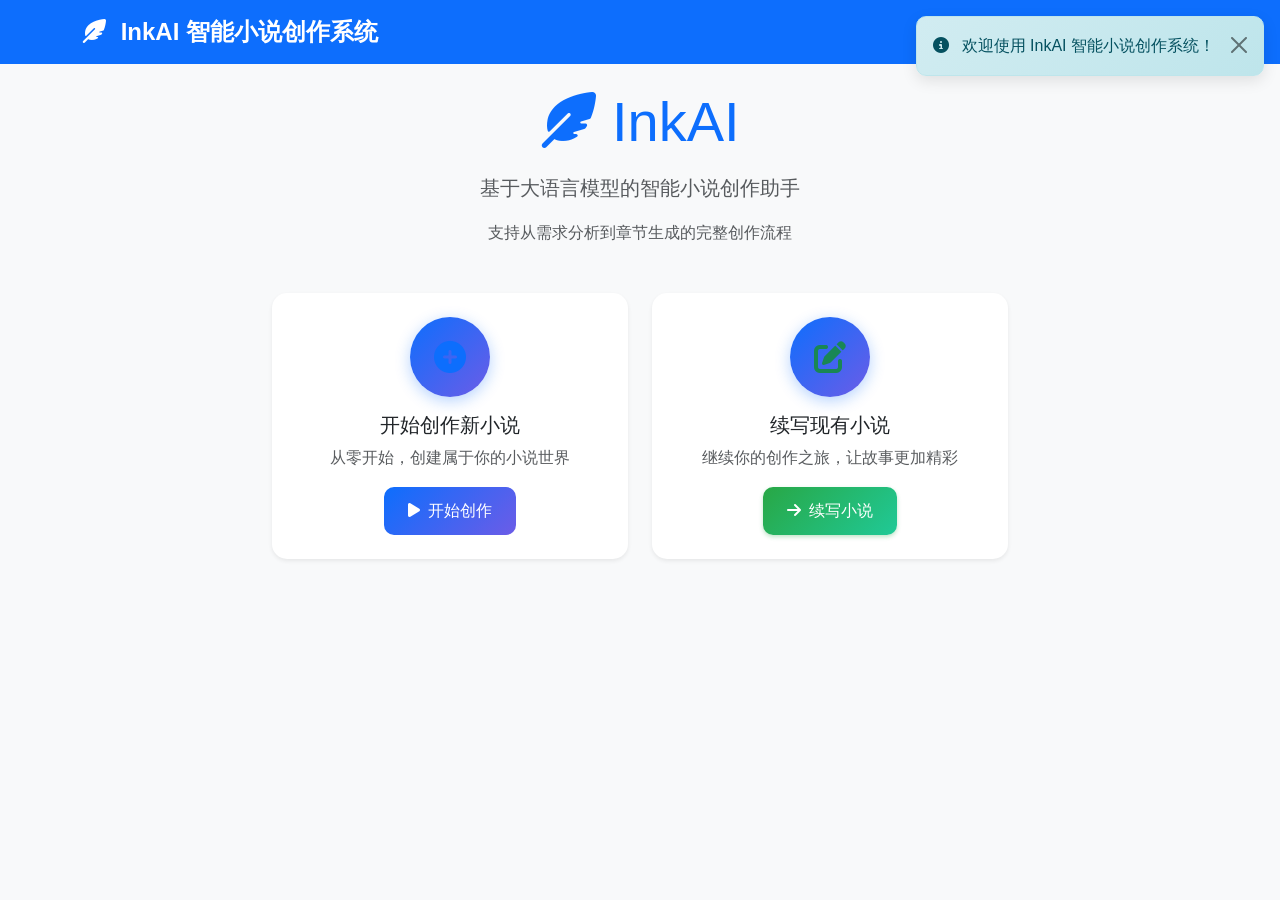
<file: frontend/_legacy_backup/index.html>
<!DOCTYPE html>
<html lang="zh-CN">
<head>
    <meta charset="UTF-8">
    <meta name="viewport" content="width=device-width, initial-scale=1.0">
    <title>InkAI 智能小说创作系统</title>
    <link href="https://cdn.jsdelivr.net/npm/bootstrap@5.3.0/dist/css/bootstrap.min.css" rel="stylesheet">
    <link href="https://cdnjs.cloudflare.com/ajax/libs/font-awesome/6.4.0/css/all.min.css" rel="stylesheet">
    <link href="styles.css" rel="stylesheet">
</head>
<body>
    <div id="app">
        <!-- 导航栏 -->
        <nav class="navbar navbar-expand-lg navbar-dark bg-primary">
            <div class="container">
                <a class="navbar-brand" href="#">
                    <i class="fas fa-feather-alt me-2"></i>
                    InkAI 智能小说创作系统
                </a>
                <div class="navbar-nav ms-auto">
                    <a class="nav-link" href="#" onclick="showNovelList()">
                        <i class="fas fa-list me-1"></i>小说列表
                    </a>
                </div>
            </div>
        </nav>

        <!-- 主内容区域 -->
        <div class="container mt-4">
            <!-- 欢迎页面 -->
            <div id="welcome-page" class="page">
                <div class="row justify-content-center">
                    <div class="col-lg-8">
                        <div class="text-center mb-5">
                            <h1 class="display-4 text-primary mb-3">
                                <i class="fas fa-feather-alt"></i>
                                InkAI
                            </h1>
                            <p class="lead text-muted">基于大语言模型的智能小说创作助手</p>
                            <p class="text-muted">支持从需求分析到章节生成的完整创作流程</p>
                        </div>
                        
                        <div class="row g-4">
                            <div class="col-md-6">
                                <div class="card h-100 border-0 shadow-sm">
                                    <div class="card-body text-center p-4">
                                        <div class="feature-icon mb-3">
                                            <i class="fas fa-plus-circle text-primary"></i>
                                        </div>
                                        <h5 class="card-title">开始创作新小说</h5>
                                        <p class="card-text text-muted">从零开始，创建属于你的小说世界</p>
                                        <button class="btn btn-primary" onclick="showCreateNovel()">
                                            <i class="fas fa-play me-2"></i>开始创作
                                        </button>
                                    </div>
                                </div>
                            </div>
                            
                            <div class="col-md-6">
                                <div class="card h-100 border-0 shadow-sm">
                                    <div class="card-body text-center p-4">
                                        <div class="feature-icon mb-3">
                                            <i class="fas fa-edit text-success"></i>
                                        </div>
                                        <h5 class="card-title">续写现有小说</h5>
                                        <p class="card-text text-muted">继续你的创作之旅，让故事更加精彩</p>
                                        <button class="btn btn-success" onclick="showContinueNovel()">
                                            <i class="fas fa-arrow-right me-2"></i>续写小说
                                        </button>
                                    </div>
                                </div>
                            </div>
                        </div>
                    </div>
                </div>
            </div>

            <!-- 创建新小说页面 -->
            <div id="create-novel-page" class="page" style="display: none;">
                <div class="row justify-content-center">
                    <div class="col-lg-8">
                        <div class="card border-0 shadow">
                            <div class="card-header bg-primary text-white">
                                <h4 class="mb-0">
                                    <i class="fas fa-plus-circle me-2"></i>创建新小说
                                </h4>
                            </div>
                            <div class="card-body p-4">
                                <form id="create-novel-form">
                                    <div class="mb-3">
                                        <label for="novel-title" class="form-label">小说标题</label>
                                        <input type="text" class="form-control" id="novel-title" 
                                               placeholder="请输入小说标题" value="未命名小说">
                                    </div>
                                    
                                    <div class="mb-4">
                                        <label for="novel-requirements" class="form-label">创作需求</label>
                                        <textarea class="form-control" id="novel-requirements" rows="4" 
                                                  placeholder="请详细描述您的创作需求，例如：想写一部都市悬疑小说，主角是侦探，有推理元素"
                                                  maxlength="2000"></textarea>
                                        <div class="form-text">
                                            <span id="requirements-count">0</span>/2000 字符
                                        </div>
                                    </div>
                                    
                                    <div class="d-flex gap-2">
                                        <button type="submit" class="btn btn-primary">
                                            <i class="fas fa-magic me-2"></i>开始创作
                                        </button>
                                        <button type="button" class="btn btn-secondary" onclick="showWelcome()">
                                            <i class="fas fa-arrow-left me-2"></i>返回
                                        </button>
                                    </div>
                                </form>
                            </div>
                        </div>
                    </div>
                </div>
            </div>

            <!-- 续写小说页面 -->
            <div id="continue-novel-page" class="page" style="display: none;">
                <div class="row justify-content-center">
                    <div class="col-lg-8">
                        <div class="card border-0 shadow">
                            <div class="card-header bg-success text-white">
                                <h4 class="mb-0">
                                    <i class="fas fa-edit me-2"></i>续写现有小说
                                </h4>
                            </div>
                            <div class="card-body p-4">
                                <div id="novel-selection">
                                    <div class="mb-3">
                                        <label class="form-label">选择要续写的小说</label>
                                        <div id="novel-list" class="list-group">
                                            <!-- 小说列表将在这里动态加载 -->
                                        </div>
                                    </div>
                                </div>
                                
                                <div id="continuation-form" style="display: none;">
                                    <div class="mb-3">
                                        <label for="continuation-requirements" class="form-label">续写需求（可选）</label>
                                        <textarea class="form-control" id="continuation-requirements" rows="3" 
                                                  placeholder="请输入续写需求，例如：希望加快节奏，进入高潮部分"></textarea>
                                    </div>
                                    
                                    <div class="d-flex gap-2">
                                        <button type="button" class="btn btn-success" onclick="startContinuation()">
                                            <i class="fas fa-play me-2"></i>开始续写
                                        </button>
                                        <button type="button" class="btn btn-secondary" onclick="resetNovelSelection()">
                                            <i class="fas fa-arrow-left me-2"></i>重新选择
                                        </button>
                                    </div>
                                </div>
                                
                                <div class="d-flex gap-2 mt-3">
                                    <button type="button" class="btn btn-outline-secondary" onclick="showWelcome()">
                                        <i class="fas fa-arrow-left me-2"></i>返回首页
                                    </button>
                                </div>
                            </div>
                        </div>
                    </div>
                </div>
            </div>

            <!-- 小说列表页面 -->
            <div id="novel-list-page" class="page" style="display: none;">
                <div class="row">
                    <div class="col-12">
                        <div class="card border-0 shadow">
                            <div class="card-header bg-info text-white d-flex justify-content-between align-items-center">
                                <h4 class="mb-0">
                                    <i class="fas fa-list me-2"></i>小说列表
                                </h4>
                                <button class="btn btn-light btn-sm" onclick="showWelcome()">
                                    <i class="fas fa-arrow-left me-1"></i>返回首页
                                </button>
                            </div>
                            <div class="card-body p-4">
                                <div id="novels-container">
                                    <!-- 小说列表将在这里动态加载 -->
                                </div>
                            </div>
                        </div>
                    </div>
                </div>
            </div>

            <!-- 创作流程页面 -->
            <div id="creation-workflow-page" class="page" style="display: none;">
                <div class="row">
                    <div class="col-12">
                        <div class="card border-0 shadow">
                            <div class="card-header bg-primary text-white">
                                <div class="d-flex justify-content-between align-items-center">
                                    <h4 class="mb-0">
                                        <i class="fas fa-cogs me-2"></i>创作流程
                                    </h4>
                                    <div class="workflow-nav-buttons">
                                        <button type="button" class="btn btn-light btn-sm me-2" onclick="goToNovelList()">
                                            <i class="fas fa-arrow-left me-1"></i>返回小说列表
                                        </button>
                                        <button type="button" class="btn btn-outline-light btn-sm" onclick="goToHome()">
                                            <i class="fas fa-home me-1"></i>首页
                                        </button>
                                    </div>
                                </div>
                            </div>
                            <div class="card-body p-4">
                                <div id="workflow-container">
                                    <!-- 创作流程将在这里动态显示 -->
                                </div>
                            </div>
                        </div>
                    </div>
                </div>
            </div>

            <!-- 续写流程页面 -->
            <div id="continuation-workflow-page" class="page" style="display: none;">
                <div class="row">
                    <div class="col-12">
                        <div class="card border-0 shadow">
                            <div class="card-header bg-success text-white">
                                <div class="d-flex justify-content-between align-items-center">
                                    <h4 class="mb-0">
                                        <i class="fas fa-edit me-2"></i>续写流程
                                    </h4>
                                    <div class="workflow-nav-buttons">
                                        <button type="button" class="btn btn-light btn-sm me-2" onclick="goToContinuationNovelList()">
                                            <i class="fas fa-arrow-left me-1"></i>返回续写列表
                                        </button>
                                        <button type="button" class="btn btn-outline-light btn-sm" onclick="goToHome()">
                                            <i class="fas fa-home me-1"></i>首页
                                        </button>
                                    </div>
                                </div>
                            </div>
                            <div class="card-body p-4">
                                <div id="continuation-container">
                                    <!-- 续写流程将在这里动态显示 -->
                                </div>
                            </div>
                        </div>
                    </div>
                </div>
            </div>

            <!-- 快速续写进度页面 -->
            <div id="quick-continuation-progress-page" class="page" style="display: none;">
                <div class="row">
                    <div class="col-12">
                        <div id="quick-continuation-progress-container">
                            <!-- 快速续写进度将在这里动态显示 -->
                        </div>
                    </div>
                </div>
            </div>
        </div>

        <!-- 加载提示 -->
        <div id="loading-overlay" class="loading-overlay" style="display: none;">
            <div class="loading-content">
                <div class="spinner-border text-primary mb-3" role="status">
                    <span class="visually-hidden">加载中...</span>
                </div>
                <p class="text-muted">正在处理中，请稍候...</p>
            </div>
        </div>

        <!-- 消息提示 -->
        <div id="message-container" class="position-fixed top-0 end-0 p-3" style="z-index: 1050;">
            <!-- 消息将在这里动态显示 -->
        </div>
    </div>

    <script src="https://cdn.jsdelivr.net/npm/bootstrap@5.3.0/dist/js/bootstrap.bundle.min.js"></script>
    <script src="app.js"></script>
</body>
</html>
</file>
<file: frontend/_legacy_backup/styles.css>
/* InkAI 小说创作系统样式 */

:root {
    --primary-color: #0d6efd;
    --success-color: #198754;
    --info-color: #0dcaf0;
    --warning-color: #ffc107;
    --danger-color: #dc3545;
    --light-color: #f8f9fa;
    --dark-color: #212529;
}

body {
    font-family: 'Segoe UI', Tahoma, Geneva, Verdana, sans-serif;
    background-color: #f8f9fa;
    line-height: 1.6;
}

/* 导航栏样式 */
.navbar-brand {
    font-weight: 600;
    font-size: 1.5rem;
}

/* 页面切换动画 */
.page {
    animation: fadeIn 0.3s ease-in-out;
}

@keyframes fadeIn {
    from {
        opacity: 0;
        transform: translateY(20px);
    }
    to {
        opacity: 1;
        transform: translateY(0);
    }
}

/* 功能图标样式 */
.feature-icon {
    width: 80px;
    height: 80px;
    margin: 0 auto;
    display: flex;
    align-items: center;
    justify-content: center;
    background: linear-gradient(135deg, var(--primary-color), #6c5ce7);
    border-radius: 50%;
    color: white;
    font-size: 2rem;
    box-shadow: 0 4px 15px rgba(13, 110, 253, 0.3);
}

/* 卡片样式 */
.card {
    border-radius: 15px;
    transition: transform 0.3s ease, box-shadow 0.3s ease;
}

.card:hover {
    transform: translateY(-5px);
    box-shadow: 0 10px 30px rgba(0, 0, 0, 0.1) !important;
}

.card-header {
    border-radius: 15px 15px 0 0 !important;
    border: none;
    padding: 1.5rem;
}

.card-body {
    padding: 2rem;
}

/* 按钮样式 */
.btn {
    border-radius: 10px;
    padding: 0.75rem 1.5rem;
    font-weight: 500;
    transition: all 0.3s ease;
    border: none;
}

.btn:hover {
    transform: translateY(-2px);
    box-shadow: 0 5px 15px rgba(0, 0, 0, 0.2);
}

.btn-primary {
    background: linear-gradient(135deg, var(--primary-color), #6c5ce7);
}

.btn-success {
    background: linear-gradient(135deg, var(--success-color), #00b894);
}

.btn-info {
    background: linear-gradient(135deg, var(--info-color), #74b9ff);
}

/* 表单样式 */
.form-control {
    border-radius: 10px;
    border: 2px solid #e9ecef;
    padding: 0.75rem 1rem;
    transition: all 0.3s ease;
}

.form-control:focus {
    border-color: var(--primary-color);
    box-shadow: 0 0 0 0.2rem rgba(13, 110, 253, 0.25);
}

.form-label {
    font-weight: 600;
    color: var(--dark-color);
    margin-bottom: 0.5rem;
}

/* 工作流程步骤样式 */
.workflow-step {
    background: white;
    border-radius: 15px;
    padding: 2rem;
    margin-bottom: 1.5rem;
    box-shadow: 0 5px 15px rgba(0, 0, 0, 0.08);
    border-left: 5px solid var(--primary-color);
    transition: all 0.3s ease;
}

.workflow-step.completed {
    border-left-color: var(--success-color);
    background: linear-gradient(135deg, #f8fff9, #e8f5e8);
}

.workflow-step.current {
    border-left-color: var(--warning-color);
    background: linear-gradient(135deg, #fffbf0, #fef7e0);
    /* 移除跳跃动画 */
}

.workflow-step.error {
    border-left-color: var(--danger-color);
    background: linear-gradient(135deg, #fff5f5, #ffe8e8);
}

@keyframes pulse {
    0% {
        box-shadow: 0 5px 15px rgba(255, 193, 7, 0.3);
    }
    50% {
        box-shadow: 0 5px 25px rgba(255, 193, 7, 0.5);
    }
    100% {
        box-shadow: 0 5px 15px rgba(255, 193, 7, 0.3);
    }
}

.step-header {
    display: flex;
    align-items: center;
    margin-bottom: 1rem;
}

.step-icon {
    width: 50px;
    height: 50px;
    border-radius: 50%;
    display: flex;
    align-items: center;
    justify-content: center;
    margin-right: 1rem;
    font-size: 1.5rem;
    color: white;
}

.step-icon.completed {
    background: var(--success-color);
}

.step-icon.current {
    background: var(--warning-color);
}

.step-icon.error {
    background: var(--danger-color);
}

.step-icon.pending {
    background: #6c757d;
}

.step-title {
    font-size: 1.25rem;
    font-weight: 600;
    margin: 0;
    color: var(--dark-color);
}

.step-description {
    color: #6c757d;
    margin: 0;
}

/* 小说列表样式 */
.novel-item {
    border: none;
    border-radius: 15px;
    margin-bottom: 1rem;
    transition: all 0.3s ease;
    background: white;
    box-shadow: 0 3px 10px rgba(0, 0, 0, 0.1);
}

.novel-item:hover {
    transform: translateY(-3px);
    box-shadow: 0 8px 25px rgba(0, 0, 0, 0.15);
}

.novel-header {
    background: linear-gradient(135deg, var(--primary-color), #6c5ce7);
    color: white;
    border-radius: 15px 15px 0 0;
    padding: 1.5rem;
}

.novel-title {
    font-size: 1.5rem;
    font-weight: 600;
    margin: 0;
}

.novel-meta {
    font-size: 0.9rem;
    opacity: 0.9;
    margin-top: 0.5rem;
}

.novel-body {
    padding: 1.5rem;
}

.novel-stats {
    display: flex;
    gap: 2rem;
    margin-bottom: 1rem;
}

.stat-item {
    text-align: center;
}

.stat-value {
    font-size: 1.5rem;
    font-weight: 600;
    color: var(--primary-color);
}

.stat-label {
    font-size: 0.9rem;
    color: #6c757d;
}

/* 标签样式 */
.tag {
    display: inline-block;
    background: linear-gradient(135deg, var(--primary-color), #6c5ce7);
    color: white;
    padding: 0.25rem 0.75rem;
    border-radius: 20px;
    font-size: 0.8rem;
    margin: 0.25rem;
    font-weight: 500;
}

.tag-category {
    font-weight: 600;
    color: var(--dark-color);
    margin-bottom: 0.5rem;
}

/* 质量评估样式 */
.quality-score {
    display: inline-flex;
    align-items: center;
    gap: 0.5rem;
    padding: 0.5rem 1rem;
    border-radius: 25px;
    font-weight: 600;
    font-size: 1.1rem;
}

.quality-score.high {
    background: linear-gradient(135deg, #d4edda, #c3e6cb);
    color: var(--success-color);
}

.quality-score.medium {
    background: linear-gradient(135deg, #fff3cd, #ffeaa7);
    color: #856404;
}

.quality-score.low {
    background: linear-gradient(135deg, #f8d7da, #f5c6cb);
    color: var(--danger-color);
}

/* 章节内容样式 */
.chapter-content {
    background: white;
    border-radius: 15px;
    padding: 2rem;
    margin: 1rem 0;
    box-shadow: 0 5px 15px rgba(0, 0, 0, 0.08);
    border: 1px solid #e9ecef;
}

.chapter-title {
    font-size: 1.5rem;
    font-weight: 600;
    color: var(--dark-color);
    margin-bottom: 1rem;
    padding-bottom: 0.5rem;
    border-bottom: 2px solid var(--primary-color);
}

.chapter-text {
    line-height: 1.8;
    font-size: 1.1rem;
    color: #495057;
    text-align: justify;
    white-space: pre-wrap;
    word-wrap: break-word;
    max-width: 100%;
    overflow-wrap: break-word;
}

/* 加载覆盖层样式 */
.loading-overlay {
    position: fixed;
    top: 0;
    left: 0;
    width: 100%;
    height: 100%;
    background: rgba(255, 255, 255, 0.9);
    display: flex;
    align-items: center;
    justify-content: center;
    z-index: 9999;
    backdrop-filter: blur(5px);
}

.loading-content {
    text-align: center;
    background: white;
    padding: 3rem;
    border-radius: 20px;
    box-shadow: 0 10px 30px rgba(0, 0, 0, 0.2);
}

/* 消息提示样式 */
.alert {
    border-radius: 15px;
    border: none;
    box-shadow: 0 5px 15px rgba(0, 0, 0, 0.1);
    margin-bottom: 1rem;
    animation: slideIn 0.3s ease;
}

@keyframes slideIn {
    from {
        transform: translateX(100%);
        opacity: 0;
    }
    to {
        transform: translateX(0);
        opacity: 1;
    }
}

/* 步骤详情样式 */
.step-header {
    display: flex;
    align-items: center;
    margin-bottom: 1rem;
}

.step-actions {
    margin-left: auto;
}

.step-toggle-icon {
    transition: transform 0.3s ease;
    color: #6c757d;
}

.step-details {
    margin-top: 1rem;
    padding-top: 1rem;
    border-top: 1px solid #e9ecef;
    animation: slideDown 0.3s ease;
}

@keyframes slideDown {
    from {
        opacity: 0;
        transform: translateY(-10px);
    }
    to {
        opacity: 1;
        transform: translateY(0);
    }
}

.step-detail-content {
    background: #f8f9fa;
    border-radius: 10px;
    padding: 1.5rem;
    margin-top: 1rem;
}

.step-detail-content h6 {
    color: var(--primary-color);
    margin-bottom: 1rem;
    font-weight: 600;
}

/* 标签显示样式 */
.tags-display {
    margin-bottom: 1rem;
}

.tag-category {
    margin-bottom: 1rem;
    padding: 1rem;
    background: white;
    border-radius: 8px;
    border: 1px solid #e9ecef;
}

.tag-category strong {
    color: var(--dark-color);
    margin-right: 0.5rem;
    display: block;
    margin-bottom: 0.5rem;
}

.tag-list {
    display: flex;
    flex-wrap: wrap;
    gap: 0.5rem;
}

.tag {
    position: relative;
    display: inline-flex;
    align-items: center;
    gap: 0.25rem;
    background: linear-gradient(135deg, var(--primary-color), #6c5ce7);
    color: white;
    padding: 0.25rem 0.75rem;
    border-radius: 20px;
    font-size: 0.8rem;
    margin: 0.25rem;
    font-weight: 500;
    transition: all 0.3s ease;
}

.tag:hover {
    transform: translateY(-1px);
    box-shadow: 0 2px 8px rgba(13, 110, 253, 0.3);
}

.tag-remove {
    cursor: pointer;
    font-size: 0.7rem;
    opacity: 0.8;
    transition: all 0.3s ease;
}

.tag-remove:hover {
    opacity: 1;
    transform: scale(1.2);
}

/* 标签选项样式 */
.tag-options {
    display: flex;
    flex-wrap: wrap;
    gap: 0.5rem;
    margin-top: 0.5rem;
}

.tag-option {
    background: #f8f9fa;
    border: 1px solid #dee2e6;
    color: #495057;
    padding: 0.25rem 0.75rem;
    border-radius: 15px;
    font-size: 0.8rem;
    cursor: pointer;
    transition: all 0.3s ease;
}

.tag-option:hover {
    background: var(--primary-color);
    color: white;
    border-color: var(--primary-color);
    transform: translateY(-1px);
}

.category-tags {
    margin-bottom: 1rem;
}

.category-tags strong {
    color: var(--primary-color);
    font-size: 0.9rem;
}

/* 人物详情样式 */
.character-details {
    margin-bottom: 1rem;
}

.character-card {
    background: white;
    border-radius: 8px;
    padding: 1rem;
    border: 1px solid #e9ecef;
    margin-bottom: 0.5rem;
}

.character-section {
    margin-bottom: 1.5rem;
    padding-bottom: 1rem;
    border-bottom: 1px solid #f8f9fa;
}

.character-section:last-child {
    border-bottom: none;
    margin-bottom: 0;
}

.section-title {
    color: var(--primary-color);
    font-size: 0.9rem;
    font-weight: 600;
    margin-bottom: 0.75rem;
    padding-bottom: 0.25rem;
    border-bottom: 2px solid var(--primary-color);
    display: inline-block;
}

.character-basic {
    font-size: 0.95rem;
    line-height: 1.6;
}

.character-description {
    font-size: 0.9rem;
    color: #6c757d;
    line-height: 1.5;
}

.personality-grid {
    display: grid;
    grid-template-columns: repeat(auto-fit, minmax(200px, 1fr));
    gap: 0.75rem;
    margin-bottom: 0.75rem;
}

.personality-item {
    background: #f8f9fa;
    padding: 0.5rem;
    border-radius: 6px;
    border-left: 3px solid var(--primary-color);
    font-size: 0.9rem;
}

.personality-item strong {
    color: var(--primary-color);
}

/* 故事线详情样式 */
.storyline-details {
    margin-bottom: 1rem;
}

.storyline-section {
    background: white;
    border-radius: 8px;
    padding: 1rem;
    border: 1px solid #e9ecef;
}

.storyline-section h6 {
    color: var(--primary-color);
    margin-bottom: 0.5rem;
    font-size: 0.95rem;
}

.storyline-section p {
    margin: 0;
    line-height: 1.6;
    color: #495057;
}

/* 知识图谱详情样式 */
.knowledge-graph-details {
    margin-bottom: 1rem;
}

.kg-section {
    background: white;
    border-radius: 8px;
    padding: 1rem;
    border: 1px solid #e9ecef;
    margin-bottom: 1rem;
}

.kg-section h6 {
    color: var(--primary-color);
    margin-bottom: 0.75rem;
    font-size: 0.95rem;
}

.entity-item, .relation-item {
    background: #f8f9fa;
    border-radius: 6px;
    padding: 0.75rem;
    margin-bottom: 0.5rem;
    border-left: 3px solid var(--primary-color);
}

.entity-attributes {
    margin-top: 0.5rem;
    color: #6c757d;
}

.relation-type {
    background: var(--primary-color);
    color: white;
    padding: 0.2rem 0.5rem;
    border-radius: 12px;
    font-size: 0.8rem;
    margin: 0 0.5rem;
}

/* 章节详情样式 */
.chapter-details {
    margin-bottom: 1rem;
}

.chapter-header {
    background: white;
    border-radius: 8px;
    padding: 1rem;
    border: 1px solid #e9ecef;
    margin-bottom: 1rem;
}

.chapter-title {
    color: var(--primary-color);
    margin-bottom: 0.5rem;
}

.chapter-meta {
    display: flex;
    gap: 0.5rem;
    align-items: center;
}

.chapter-content {
    background: white;
    border-radius: 8px;
    padding: 1.5rem;
    border: 1px solid #e9ecef;
    margin-bottom: 1rem;
}

.chapter-text {
    line-height: 1.8;
    color: #495057;
    text-align: justify;
    font-size: 1rem;
}

/* 步骤操作按钮样式 */
.step-actions {
    display: flex;
    gap: 0.5rem;
    flex-wrap: wrap;
    margin-top: 1rem;
}

.step-actions .btn {
    font-size: 0.85rem;
    padding: 0.5rem 1rem;
}

/* 加载占位符样式 */
.loading-placeholder {
    text-align: center;
    color: #6c757d;
    padding: 2rem;
}

/* 编辑模式样式 */
.editable {
    transition: all 0.3s ease;
    border-radius: 4px;
    padding: 2px 4px;
    margin: 0 2px;
}

.editable:hover {
    background-color: #f8f9fa;
    cursor: pointer;
}

.editable.editing {
    background-color: #fff3cd;
    border: 2px solid #ffc107;
    outline: none;
    box-shadow: 0 0 0 0.2rem rgba(255, 193, 7, 0.25);
}

.editable.modified {
    background-color: #d1ecf1;
    border: 2px solid #17a2b8;
}

/* 质量评估样式 */
.quality-assessment {
    background: white;
    border-radius: 10px;
    padding: 1.5rem;
    border: 1px solid #e9ecef;
    margin-bottom: 1rem;
}

.quality-suggestions {
    margin-top: 1rem;
}

.suggestions-list {
    margin: 0.5rem 0 0 0;
    padding-left: 1.5rem;
}

.suggestions-list li {
    margin-bottom: 0.5rem;
    color: #6c757d;
    line-height: 1.5;
}

/* 步骤控制按钮样式 */
.step-controls {
    display: flex;
    gap: 0.5rem;
}

.step-controls .btn {
    font-size: 0.8rem;
    padding: 0.4rem 0.8rem;
}

/* 内容编辑区域样式 */
#character-content .editable,
#storyline-content .editable {
    min-height: 1.2em;
    display: inline-block;
    min-width: 50px;
}

#character-content .editable.editing,
#storyline-content .editable.editing {
    min-width: 100px;
    padding: 0.5rem;
}

/* 保存按钮动画 */
.btn-success {
    position: relative;
    overflow: hidden;
}

.btn-success:hover {
    transform: translateY(-1px);
    box-shadow: 0 4px 8px rgba(25, 135, 84, 0.3);
}

/* 编辑提示样式 */
.edit-hint {
    background: #e3f2fd;
    border: 1px solid #2196f3;
    border-radius: 6px;
    padding: 0.5rem 1rem;
    margin-bottom: 1rem;
    font-size: 0.9rem;
    color: #1976d2;
}

.edit-hint i {
    margin-right: 0.5rem;
}

/* 响应式设计 */
@media (max-width: 768px) {
    .container {
        padding: 0 1rem;
    }
    
    .card-body {
        padding: 1.5rem;
    }
    
    .novel-stats {
        flex-direction: column;
        gap: 1rem;
    }
    
    .feature-icon {
        width: 60px;
        height: 60px;
        font-size: 1.5rem;
    }
    
    .workflow-step {
        padding: 1.5rem;
    }
    
    .step-actions {
        flex-direction: column;
    }
    
    .step-actions .btn {
        width: 100%;
    }
}

/* 滚动条样式 */
::-webkit-scrollbar {
    width: 8px;
}

::-webkit-scrollbar-track {
    background: #f1f1f1;
    border-radius: 10px;
}

::-webkit-scrollbar-thumb {
    background: linear-gradient(135deg, var(--primary-color), #6c5ce7);
    border-radius: 10px;
}

::-webkit-scrollbar-thumb:hover {
    background: linear-gradient(135deg, #0a58ca, #5a4fcf);
}

/* 工具提示样式 */
.tooltip {
    font-size: 0.9rem;
}

.tooltip-inner {
    background: var(--dark-color);
    border-radius: 8px;
    padding: 0.5rem 0.75rem;
}

/* 进度条样式 */
.progress {
    height: 8px;
    border-radius: 10px;
    background: #e9ecef;
}

.progress-bar {
    background: linear-gradient(135deg, var(--primary-color), #6c5ce7);
    border-radius: 10px;
    transition: width 0.6s ease;
}

/* 徽章样式 */
.badge {
    border-radius: 20px;
    padding: 0.5rem 0.75rem;
    font-weight: 500;
}

/* 模态框样式 */
.modal-content {
    border-radius: 20px;
    border: none;
    box-shadow: 0 20px 60px rgba(0, 0, 0, 0.3);
}

.modal-header {
    border-radius: 20px 20px 0 0;
    border-bottom: 1px solid #e9ecef;
    background: linear-gradient(135deg, var(--primary-color), #6c5ce7);
    color: white;
}

.modal-body {
    padding: 2rem;
}

.modal-footer {
    border-radius: 0 0 20px 20px;
    border-top: 1px solid #e9ecef;
    padding: 1.5rem 2rem;
}

/* 章节工作流模态框样式 */
.workflow-step {
    transition: all 0.3s ease;
    border-left: 4px solid transparent !important;
}

.workflow-step:hover {
    transform: translateY(-2px);
    box-shadow: 0 4px 12px rgba(0,0,0,0.1);
}

.workflow-step.bg-light-success {
    background-color: #d1edff !important;
    border-left-color: var(--success-color) !important;
}

.workflow-step.bg-light-warning {
    background-color: #fff3cd !important;
    border-left-color: var(--warning-color) !important;
}

.workflow-step.bg-light-secondary {
    background-color: #f8f9fa !important;
    border-left-color: #6c757d !important;
}

.workflow-steps .workflow-step:last-child {
    margin-bottom: 0 !important;
}

/* 章节列表中的按钮样式 */
.chapter-item .btn {
    transition: all 0.2s ease;
}

.chapter-item .btn:hover {
    transform: translateY(-1px);
    box-shadow: 0 2px 8px rgba(0,0,0,0.15);
}

.chapter-item .btn-outline-info {
    border-color: var(--info-color);
    color: var(--info-color);
}

.chapter-item .btn-outline-info:hover {
    background-color: var(--info-color);
    border-color: var(--info-color);
    color: white;
}

/* 工作流模块样式 */
.workflow-module .card {
    border: none;
    box-shadow: 0 2px 8px rgba(0,0,0,0.1);
    transition: all 0.3s ease;
}

.workflow-module .card:hover {
    transform: translateY(-2px);
    box-shadow: 0 4px 16px rgba(0,0,0,0.15);
}

.workflow-module .card-header {
    border-radius: 8px 8px 0 0 !important;
    border: none;
    font-weight: 600;
}

.workflow-module .card-body {
    padding: 1.5rem;
}

.storyline-summary, .key-events {
    max-height: 120px;
    overflow-y: auto;
    font-size: 0.9rem;
    line-height: 1.5;
}

.quality-score .badge {
    font-size: 1rem;
    padding: 0.5rem 1rem;
}

.suggestions ul li {
    margin-bottom: 0.5rem;
    font-size: 0.9rem;
}

.graph-nodes {
    max-height: 100px;
    overflow-y: auto;
}

.graph-nodes .badge {
    font-size: 0.8rem;
}

/* 工作流模块新增样式 */
.scene-setting {
    font-size: 0.9rem;
    line-height: 1.5;
}

.overall-assessment {
    max-height: 120px;
    overflow-y: auto;
    font-size: 0.9rem;
    line-height: 1.5;
}

.strengths ul li, .weaknesses ul li {
    margin-bottom: 0.5rem;
    font-size: 0.9rem;
}

.evaluation-details h6 {
    font-size: 0.95rem;
    font-weight: 600;
}

.storyline-summary, .key-events {
    max-height: 200px;
    overflow-y: auto;
    font-size: 0.9rem;
    line-height: 1.6;
}

.stat-item {
    padding: 1rem;
    border-radius: 8px;
    background: linear-gradient(135deg, #f8f9fa, #e9ecef);
}

.stat-item h4 {
    font-weight: 700;
    margin-bottom: 0.5rem;
}

.stat-item p {
    margin-bottom: 0;
    font-size: 0.9rem;
}

.graph-nodes {
    max-height: 120px;
    overflow-y: auto;
}

.workflow-module .card-body {
    padding: 1.5rem;
}

.workflow-module .card-header h6 {
    font-size: 1.1rem;
    font-weight: 600;
}

.chapter-summary, .character-development, .next-chapter-hint {
    max-height: 150px;
    overflow-y: auto;
    font-size: 0.9rem;
    line-height: 1.6;
}

.key-events, .foreshadowing {
    max-height: 200px;
    overflow-y: auto;
    font-size: 0.9rem;
    line-height: 1.6;
}

.event-item, .foreshadow-item {
    padding: 0.3rem 0;
    border-left: 2px solid #28a745;
    padding-left: 0.5rem;
    margin-left: 0.5rem;
}

.foreshadow-item {
    border-left-color: #ffc107;
}

.chapter-info {
    font-size: 0.9rem;
}

.scores-grid {
    background: rgba(0, 0, 0, 0.02);
    border-radius: 6px;
    padding: 0.75rem;
}

.score-item {
    font-size: 0.9rem;
    padding: 0.25rem 0;
}

.score-item .badge {
    font-size: 0.8rem;
    min-width: 40px;
}

/* 增强的续写界面样式 */
.novel-info-enhanced {
    margin-bottom: 2rem;
}

.novel-title-enhanced {
    color: #2c3e50;
    font-weight: 600;
    margin-bottom: 0.5rem;
}

.novel-stats {
    margin-bottom: 0.5rem;
}

.novel-stats .stat-item {
    display: inline-flex;
    align-items: center;
    background: #f8f9fa;
    padding: 0.25rem 0.75rem;
    border-radius: 20px;
    font-size: 0.875rem;
    color: #495057;
    margin-right: 0.5rem;
    margin-bottom: 0.25rem;
}

.continuation-requirements {
    margin-top: 0.5rem;
    padding: 0.5rem;
    background: #e3f2fd;
    border-radius: 6px;
    border-left: 3px solid #2196f3;
}

.step-status {
    margin-top: 0.5rem;
}

.step-actions-current {
    margin-top: 1rem;
    padding-top: 1rem;
    border-top: 1px solid #e9ecef;
}

.step-completed-message {
    margin-top: 1rem;
}

.step-completed-message .alert {
    background: linear-gradient(135deg, #d4edda 0%, #c3e6cb 100%);
    border: none;
    border-radius: 8px;
}

/* 响应式设计 */
@media (max-width: 768px) {
    .novel-stats {
        flex-direction: column;
        gap: 0.5rem !important;
    }
    
    .novel-stats .stat-item {
        justify-content: center;
        width: 100%;
        margin-right: 0;
    }
    
    .novel-title-enhanced {
        font-size: 1.25rem;
    }
    
    .workflow-step {
        padding: 1.5rem;
    }
    
    .step-actions-current .btn {
        width: 100%;
    }
}

/* 续写选择页面样式 */
.novel-detail-for-continuation .card {
    transition: all 0.3s ease;
}

.novel-detail-for-continuation .card:hover {
    transform: translateY(-2px);
    box-shadow: 0 8px 25px rgba(0,0,0,0.15) !important;
}

.continuation-option-card .card {
    transition: all 0.3s ease;
    cursor: pointer;
}

.continuation-option-card .card:hover {
    transform: translateY(-5px);
    box-shadow: 0 10px 30px rgba(0,0,0,0.2) !important;
    border-color: var(--primary-color) !important;
}

.option-icon {
    transition: all 0.3s ease;
}

.continuation-option-card .card:hover .option-icon {
    transform: scale(1.1);
}

.chapter-preview-item {
    transition: all 0.3s ease;
}

.chapter-preview-item:hover {
    background-color: #f8f9fa;
    transform: translateX(5px);
}

.stat-item {
    padding: 1rem;
    border-radius: 8px;
    background: linear-gradient(135deg, #f8f9fa, #e9ecef);
    transition: all 0.3s ease;
}

.stat-item:hover {
    background: linear-gradient(135deg, #e3f2fd, #bbdefb);
    transform: translateY(-2px);
}

.chapter-edit-selection .chapter-item {
    transition: all 0.3s ease;
}

.chapter-edit-selection .chapter-item:hover {
    background-color: #fff3cd;
    border-color: #ffc107;
    transform: translateY(-2px);
    box-shadow: 0 4px 12px rgba(255, 193, 7, 0.2);
}

/* 响应式设计 */
@media (max-width: 768px) {
    .continuation-option-card .card-body {
        padding: 1rem;
    }
    
    .option-icon .fa-3x {
        font-size: 2rem !important;
    }
    
    .chapter-preview-item {
        flex-direction: column;
        align-items: flex-start !important;
        gap: 0.5rem;
    }
    
    .chapter-edit-selection .chapter-item {
        flex-direction: column;
        align-items: flex-start !important;
        gap: 1rem;
    }
    
    .chapter-edit-selection .chapter-actions {
        width: 100%;
        display: flex;
        justify-content: space-between;
    }
}

/* 工作流程导航按钮样式 */
.workflow-nav-buttons {
    display: flex;
    gap: 0.5rem;
    align-items: center;
}

.workflow-nav-buttons .btn {
    font-size: 0.875rem;
    padding: 0.375rem 0.75rem;
    border-radius: 0.375rem;
    transition: all 0.2s ease-in-out;
    white-space: nowrap;
}

.workflow-nav-buttons .btn:hover {
    transform: translateY(-1px);
    box-shadow: 0 2px 4px rgba(0,0,0,0.1);
}

.workflow-nav-buttons .btn-light {
    background-color: rgba(255, 255, 255, 0.9);
    border-color: rgba(255, 255, 255, 0.5);
    color: #333;
}

.workflow-nav-buttons .btn-light:hover {
    background-color: rgba(255, 255, 255, 1);
    border-color: rgba(255, 255, 255, 0.8);
    color: #333;
}

.workflow-nav-buttons .btn-outline-light {
    border-color: rgba(255, 255, 255, 0.7);
    color: rgba(255, 255, 255, 0.9);
}

.workflow-nav-buttons .btn-outline-light:hover {
    background-color: rgba(255, 255, 255, 0.1);
    border-color: rgba(255, 255, 255, 1);
    color: white;
}

/* 响应式导航按钮 */
@media (max-width: 768px) {
    .workflow-nav-buttons {
        flex-direction: column;
        gap: 0.25rem;
        width: 100%;
    }
    
    .workflow-nav-buttons .btn {
        font-size: 0.75rem;
        padding: 0.25rem 0.5rem;
        width: 100%;
    }
}

/* 快速续写按钮样式 */
.btn-success {
    background: linear-gradient(135deg, #28a745 0%, #20c997 100%);
    border: none;
    box-shadow: 0 2px 4px rgba(40, 167, 69, 0.3);
    transition: all 0.3s ease;
}

.btn-success:hover {
    background: linear-gradient(135deg, #218838 0%, #1ea085 100%);
    transform: translateY(-1px);
    box-shadow: 0 4px 8px rgba(40, 167, 69, 0.4);
}

.btn-success:active {
    transform: translateY(0);
    box-shadow: 0 2px 4px rgba(40, 167, 69, 0.3);
}

/* 快速续写模态框样式 */
#quickContinuationModal .modal-content {
    border: none;
    border-radius: 15px;
    box-shadow: 0 10px 30px rgba(0, 0, 0, 0.2);
}

#quickContinuationModal .modal-header {
    border-radius: 15px 15px 0 0;
    background: linear-gradient(135deg, #28a745 0%, #20c997 100%);
}

#quickContinuationModal .card {
    border-radius: 10px;
    transition: all 0.3s ease;
}

#quickContinuationModal .card:hover {
    transform: translateY(-2px);
    box-shadow: 0 5px 15px rgba(0, 0, 0, 0.1);
}

#quickContinuationModal .card-header {
    border-radius: 10px 10px 0 0;
}

#quickContinuationModal .form-control:focus,
#quickContinuationModal .form-select:focus {
    border-color: #28a745;
    box-shadow: 0 0 0 0.2rem rgba(40, 167, 69, 0.25);
}

#quickContinuationModal .btn {
    border-radius: 8px;
    font-weight: 500;
    transition: all 0.3s ease;
}

#quickContinuationModal .btn-primary {
    background: linear-gradient(135deg, #007bff 0%, #0056b3 100%);
    border: none;
}

#quickContinuationModal .btn-primary:hover {
    background: linear-gradient(135deg, #0056b3 0%, #004085 100%);
    transform: translateY(-1px);
}

#quickContinuationModal .btn-success {
    background: linear-gradient(135deg, #28a745 0%, #20c997 100%);
    border: none;
}

#quickContinuationModal .btn-success:hover {
    background: linear-gradient(135deg, #218838 0%, #1ea085 100%);
    transform: translateY(-1px);
}

/* 快速续写信息提示样式 */
.alert-info {
    background: linear-gradient(135deg, #d1ecf1 0%, #bee5eb 100%);
    border: 1px solid #bee5eb;
    border-radius: 10px;
}

.alert-info .alert-heading {
    color: #0c5460;
    font-weight: 600;
}

.alert-info ul li {
    color: #0c5460;
    margin-bottom: 0.25rem;
}

.alert-info ul li strong {
    color: #0a4a52;
}

/* 快速续写卡片特殊样式 */
.continuation-option-card .card.border-success {
    border-color: #28a745 !important;
    box-shadow: 0 4px 8px rgba(40, 167, 69, 0.15);
    transition: all 0.3s ease;
}

.continuation-option-card .card.border-success:hover {
    transform: translateY(-3px);
    box-shadow: 0 8px 16px rgba(40, 167, 69, 0.25);
    border-color: #20c997 !important;
}

.continuation-option-card .card.border-success .option-icon {
    position: relative;
}

.continuation-option-card .card.border-success .option-icon::after {
    content: '';
    position: absolute;
    top: 50%;
    left: 50%;
    transform: translate(-50%, -50%);
    width: 60px;
    height: 60px;
    background: linear-gradient(135deg, rgba(40, 167, 69, 0.1) 0%, rgba(32, 201, 151, 0.1) 100%);
    border-radius: 50%;
    z-index: -1;
}

.continuation-option-card .card.border-success .btn-success {
    background: linear-gradient(135deg, #28a745 0%, #20c997 100%);
    border: none;
    font-weight: 600;
    text-transform: uppercase;
    letter-spacing: 0.5px;
    box-shadow: 0 3px 6px rgba(40, 167, 69, 0.3);
}

.continuation-option-card .card.border-success .btn-success:hover {
    background: linear-gradient(135deg, #218838 0%, #1ea085 100%);
    transform: translateY(-2px);
    box-shadow: 0 5px 10px rgba(40, 167, 69, 0.4);
}

/* 快速续写进度页面样式 */
.quick-continuation-progress {
    padding: 1rem;
}

.quick-continuation-progress .info-item {
    margin-bottom: 0.5rem;
    padding: 0.5rem 0;
    border-bottom: 1px solid #f0f0f0;
}

.quick-continuation-progress .info-item:last-child {
    border-bottom: none;
}

.quick-continuation-progress .progress {
    border-radius: 15px;
    overflow: hidden;
    box-shadow: inset 0 2px 4px rgba(0, 0, 0, 0.1);
}

.quick-continuation-progress .progress-bar {
    transition: width 0.6s ease;
    font-weight: 600;
    display: flex;
    align-items: center;
    justify-content: center;
}

.quick-continuation-progress .task-controls {
    background: #f8f9fa;
    padding: 1.5rem;
    border-radius: 10px;
    border: 1px solid #e9ecef;
}

.quick-continuation-progress .task-controls .btn {
    border-radius: 8px;
    font-weight: 500;
    transition: all 0.3s ease;
}

.quick-continuation-progress .task-controls .btn:hover {
    transform: translateY(-1px);
    box-shadow: 0 4px 8px rgba(0, 0, 0, 0.15);
}

.quick-continuation-progress .chapter-detail-card {
    background: #ffffff;
    border: 1px solid #e9ecef;
    border-radius: 8px;
    padding: 1rem;
    transition: all 0.3s ease;
}

.quick-continuation-progress .chapter-detail-card:hover {
    border-color: #007bff;
    box-shadow: 0 2px 8px rgba(0, 123, 255, 0.15);
    transform: translateY(-1px);
}

.quick-continuation-progress .chapter-number .badge {
    font-size: 0.8rem;
    padding: 0.5rem 0.75rem;
}

.quick-continuation-progress .chapter-status {
    display: flex;
    align-items: center;
    gap: 0.5rem;
}

/* 状态指示器样式（移除动画） */
.quick-continuation-progress .badge.bg-primary {
    /* 移除跳跃动画 */
}

@keyframes pulse {
    0% {
        box-shadow: 0 0 0 0 rgba(0, 123, 255, 0.7);
    }
    70% {
        box-shadow: 0 0 0 10px rgba(0, 123, 255, 0);
    }
    100% {
        box-shadow: 0 0 0 0 rgba(0, 123, 255, 0);
    }
}

/* 查看进度按钮样式 */
.btn-info {
    background: linear-gradient(135deg, #17a2b8 0%, #138496 100%);
    border: none;
    color: white;
    font-weight: 500;
    transition: all 0.3s ease;
}

.btn-info:hover {
    background: linear-gradient(135deg, #138496 0%, #117a8b 100%);
    transform: translateY(-1px);
    box-shadow: 0 4px 8px rgba(23, 162, 184, 0.3);
    color: white;
}

.btn-warning {
    background: linear-gradient(135deg, #ffc107 0%, #e0a800 100%);
    border: none;
    color: #212529;
    font-weight: 500;
    transition: all 0.3s ease;
}

.btn-warning:hover {
    background: linear-gradient(135deg, #e0a800 0%, #d39e00 100%);
    transform: translateY(-1px);
    box-shadow: 0 4px 8px rgba(255, 193, 7, 0.3);
    color: #212529;
}

/* 快速续写卡片中的按钮布局 */
.continuation-option-card .btn-sm {
    margin-top: 0.5rem;
    width: 100%;
}

/* 响应式调整 */
@media (max-width: 768px) {
    .quick-continuation-progress .task-controls {
        margin-top: 1rem;
        padding: 1rem;
    }
    
    .quick-continuation-progress .info-item {
        font-size: 0.9rem;
    }
    
    .quick-continuation-progress .chapter-detail-card {
        padding: 0.75rem;
    }
}

/* 章节展开/收起样式 */
.chapters-preview {
    position: relative;
}

.all-chapters {
    animation: slideDown 0.3s ease-in-out;
    border-top: 1px solid #e9ecef;
    padding-top: 1rem;
    margin-top: 0.5rem;
}

@keyframes slideDown {
    from {
        opacity: 0;
        max-height: 0;
        transform: translateY(-10px);
    }
    to {
        opacity: 1;
        max-height: 1000px;
        transform: translateY(0);
    }
}

.chapter-preview-item {
    transition: all 0.2s ease-in-out;
}

.chapter-preview-item:hover {
    background-color: #f8f9fa;
    transform: translateX(2px);
}

/* 章节切换按钮样式 */
.btn-outline-secondary:hover {
    background-color: #6c757d;
    border-color: #6c757d;
    color: white;
}

.btn-outline-primary:hover {
    background-color: #0d6efd;
    border-color: #0d6efd;
    color: white;
}

/* 8节点流程图样式 */
.process-flow {
    background: #f8f9fa;
    border-radius: 8px;
    padding: 20px;
    border: 1px solid #e9ecef;
}

.process-nodes {
    display: flex;
    flex-wrap: wrap;
    gap: 10px;
    align-items: center;
    justify-content: space-between;
}

.process-node {
    display: flex;
    flex-direction: column;
    align-items: center;
    position: relative;
    min-width: 80px;
    flex: 1;
}

.node-icon {
    width: 40px;
    height: 40px;
    border-radius: 50%;
    display: flex;
    align-items: center;
    justify-content: center;
    font-size: 16px;
    margin-bottom: 8px;
    transition: all 0.3s ease;
}

.process-node.pending .node-icon {
    background: #e9ecef;
    color: #6c757d;
}

.process-node.current .node-icon {
    background: #0d6efd;
    color: white;
    /* 移除跳跃动画 */
}

.process-node.completed .node-icon {
    background: #198754;
    color: white;
}

.process-node.skipped .node-icon {
    background: #ffc107;
    color: #212529;
}

.node-content {
    text-align: center;
    margin-bottom: 5px;
}

.node-title {
    font-size: 12px;
    font-weight: 500;
    color: #495057;
    line-height: 1.2;
}

.node-badge {
    font-size: 10px;
    background: #17a2b8;
    color: white;
    padding: 2px 6px;
    border-radius: 10px;
    margin-top: 2px;
}

.node-status {
    font-size: 14px;
}

.node-connector {
    position: absolute;
    top: 20px;
    right: -15px;
    width: 20px;
    height: 2px;
    background: #dee2e6;
    z-index: 1;
}

.process-node.completed + .process-node .node-connector {
    background: #198754;
}

@keyframes pulse {
    0% { transform: scale(1); }
    50% { transform: scale(1.1); }
    100% { transform: scale(1); }
}

/* 响应式设计 */
@media (max-width: 768px) {
    .process-nodes {
        flex-direction: column;
        gap: 15px;
    }
    
    .process-node {
        flex-direction: row;
        min-width: 100%;
        justify-content: flex-start;
    }
    
    .node-icon {
        margin-right: 15px;
        margin-bottom: 0;
    }
    
    .node-content {
        text-align: left;
        flex: 1;
    }
    
    .node-connector {
        display: none;
    }
}

/* 续写优化选项样式 */
.optimization-options {
    display: flex;
    flex-wrap: wrap;
    gap: 8px;
    justify-content: center;
}

.optimization-options .btn {
    font-size: 0.85rem;
    padding: 6px 12px;
}

.completion-actions {
    display: flex;
    flex-wrap: wrap;
    gap: 10px;
    justify-content: center;
    align-items: center;
}

.completion-actions .btn-lg {
    min-width: 160px;
}
</file>
